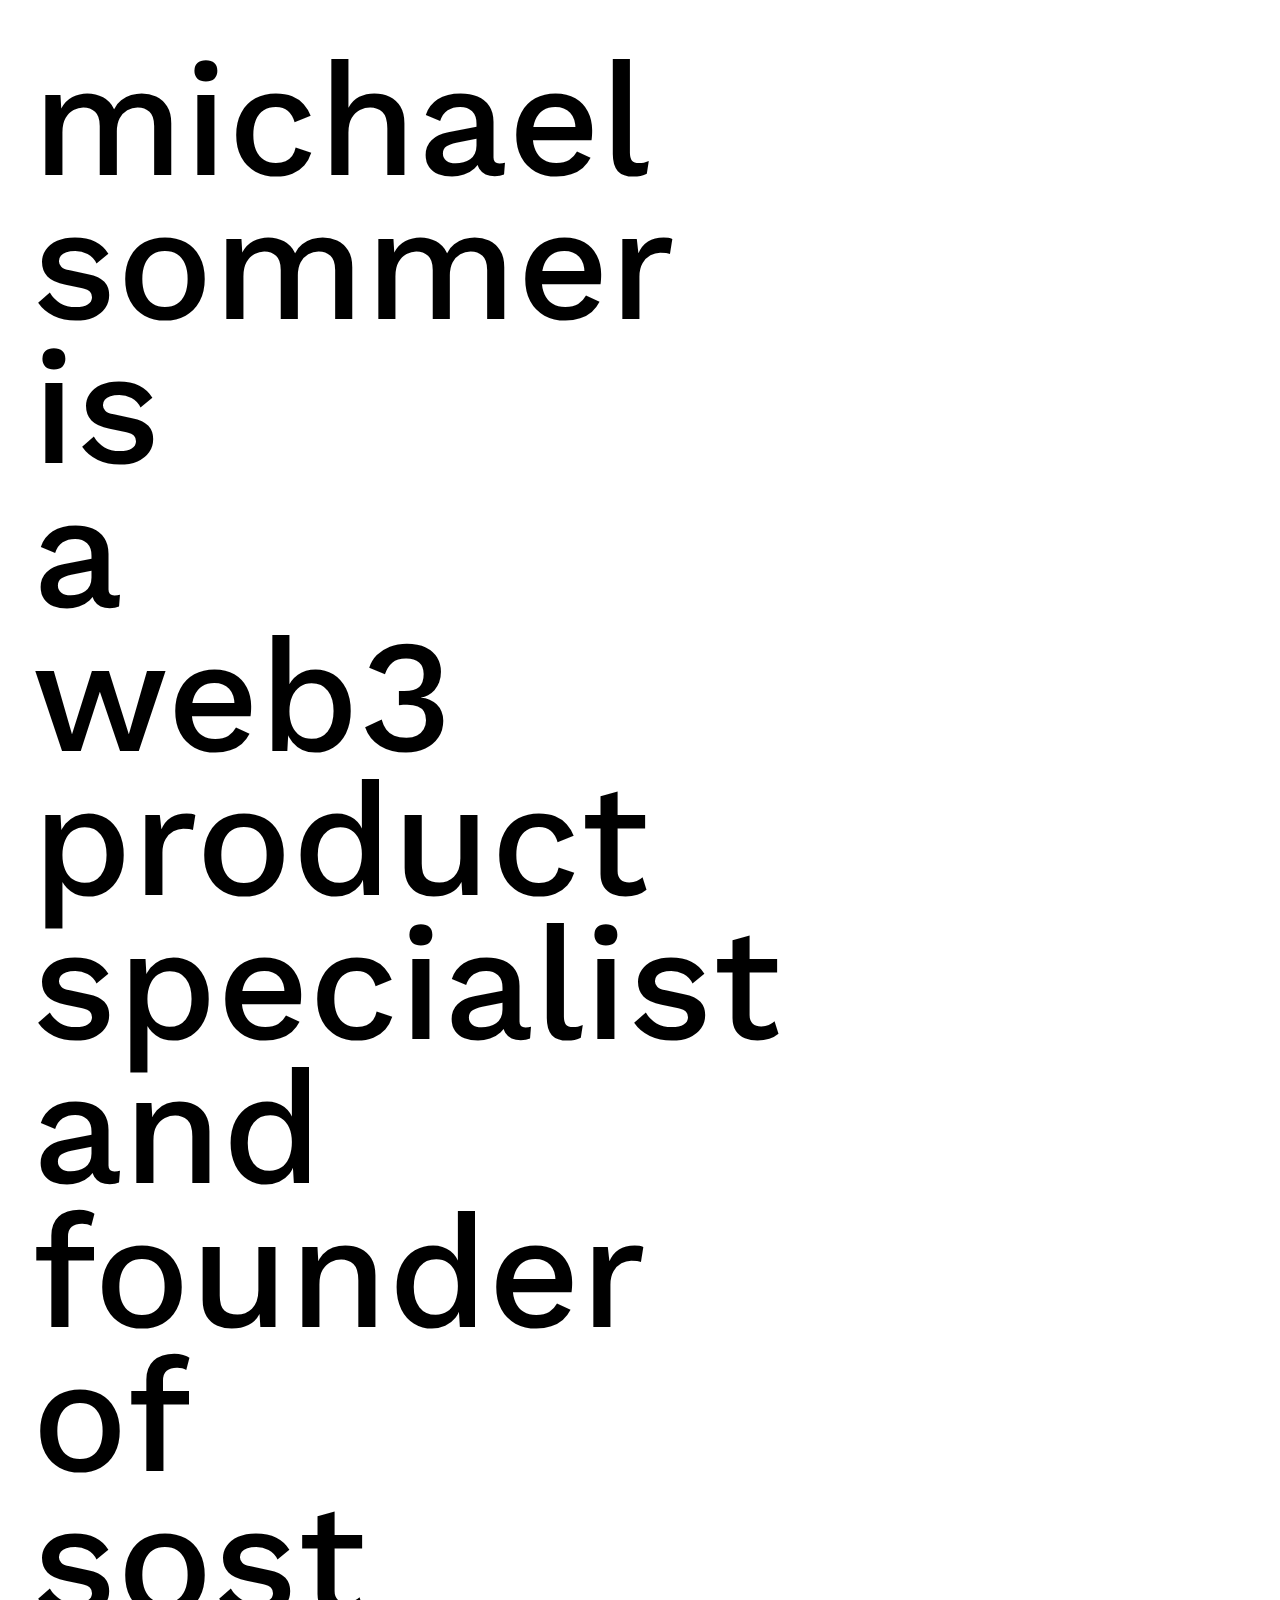
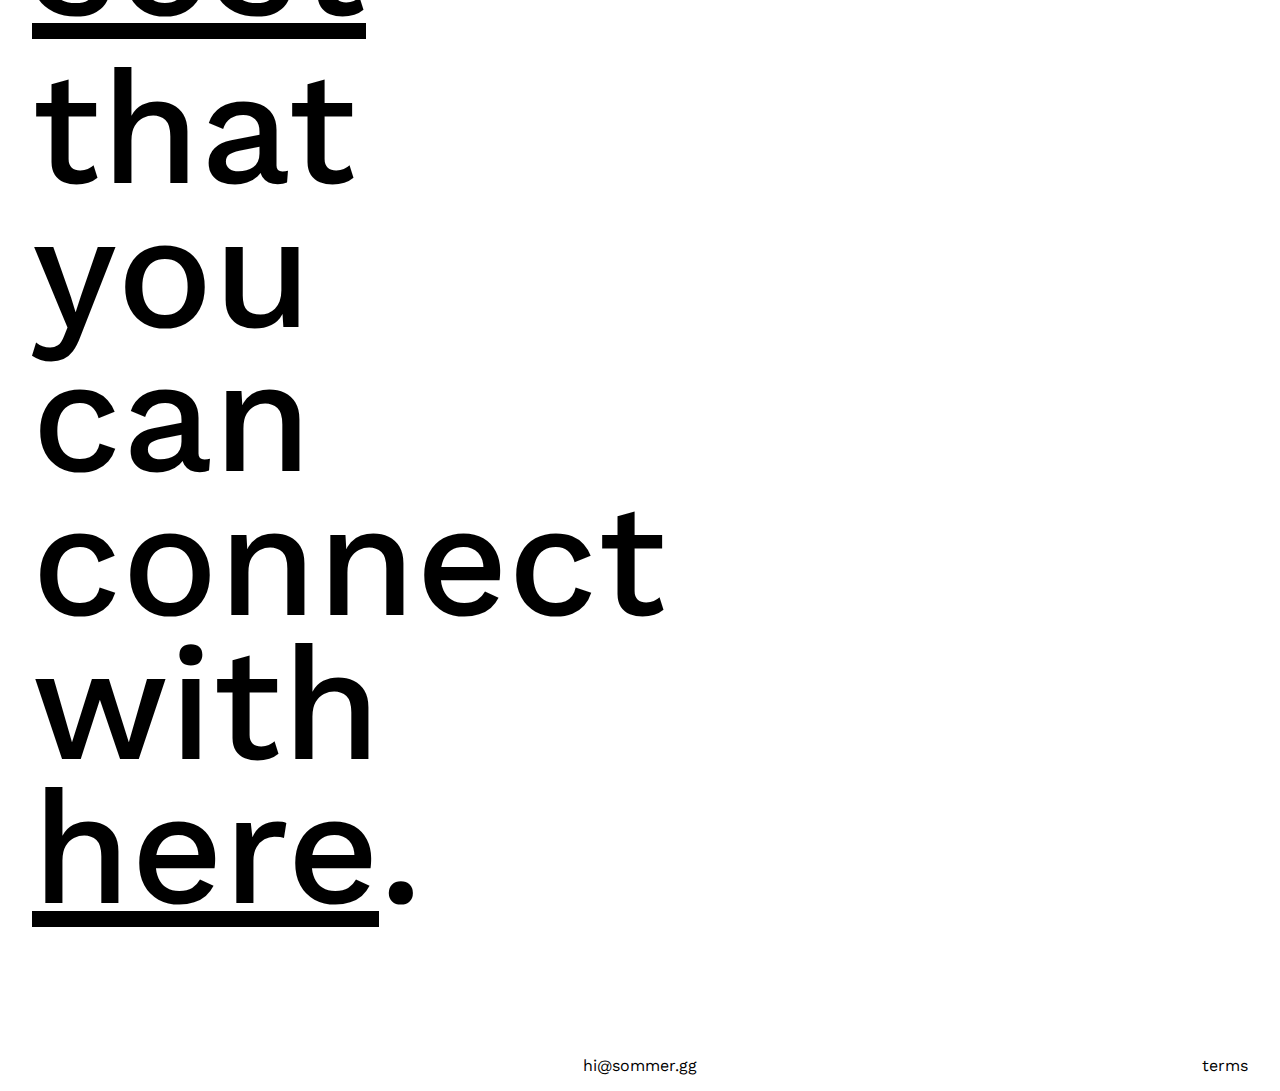
<file: index.html>
<!DOCTYPE html>
<html lang="en">

<head>
    <meta charset="UTF-8">
    <meta name="description" content="michael sommer is a web3 product specialist and founder of sost">
    <meta name="keywords" content="web3, Michael Sommer, Graz, Product Design, Product Management">
    <meta name="author" content="Michael Sommer">
    <title>michael sommer</title>
    <meta name="viewport" content="width=device-width,initial-scale=1">
    <meta property="og:title" content="michael sommer > terms">
    <meta property="og:description"
        content="michael sommer is a web3 product specialist and founder of sost">
    <meta property="og:type" content="website">
    <meta property="og:url" content="https://sommer.gg">
    <meta property="og:image" content="https://sommer.gg/so.png">
    <meta name="twitter:site" content="@mikesommersby">
    <meta name="twitter:creator" content="@mikesommersby">
    <link rel="stylesheet" href="style.css">
    <link rel="icon" type="image/x-icon" href="so.png">
    <link rel="preload" href="WorkSans-VariableFont_wght.ttf" as="font" crossorigin="">
</head>

<body>

    <div class="message">
        <p>michael sommer is a web3 product specialist and founder of <a href="https://sost.wtf">sost</a>
        <div class="divider"></div>
        that you can connect with <a href="https://calendly.com/michaelsommer/30min">here</a>.</p>
    </div>

    <div class="footer">
        <div class="mail"><a href="mailto:hi@sommer.gg">hi@sommer.gg</a></div>
        <div class="terms"><a href="terms.html">terms</a></div>
    </div>

</body>

</html>
</file>
<file: style.css>
:root {
    --font: #000;
    --background: #fff;
}

html {
    height: 100%;
  }

@font-face {
    font-family: 'WorkSans';
    src: url("WorkSans-VariableFont_wght.ttf");
    font-display: swap;
}

body {
    margin: 0;
    font-family: 'WorkSans', sans-serif;
    background-color: var(--background);
    color: var(--font);
    cursor: crosshair;
    min-height: 100%;
    display: grid;
    grid-template-rows: 1fr auto;
}

p {
    margin-block-start: 0px;
    margin-block-end: 0px;
}

a {
    color: var(--font);
    margin-bottom: 40px;
}

.divider {
    height: 0.15em;
}

.message {
    margin: 48px 32px 0.85em 32px;
    -webkit-font-smoothing: antialiased;
    -moz-osx-font-smoothing: grayscale;
    font-weight: 500;
    font-size: 12.5vw;
    line-height: 0.9em;
    text-transform: lowercase;
    word-spacing: 100vw;
    -webkit-user-select: none;
    -moz-user-select: none;
    -ms-user-select: none;
    user-select: none;
}

.footer {
    display: grid;
    grid-template-columns: 1fr 1fr 1fr;
    font-weight: 400;
    margin: 0px 32px 16px 32px;
    grid-row-start: 2;
    grid-row-end: 3;
}

.mail {
    grid-column: 2;
    text-align: center;
    cursor: pointer;
}

.footer a {
    text-decoration: none;
}

.terms {
    grid-column: 3;
    text-align: right;
    cursor: pointer;
}

@media (prefers-color-scheme: dark) {
    :root {
        --font: #fff;
        --background: #000;
    }
}

@media (max-width: 600px) {

    .message {
        font-size: 13vw;
        margin: 24px 16px 80px 16px;
    }

    .footer {
        display: grid;
        grid-template-columns: 1fr 1fr;
        font-weight: 400;
        margin: 16px;
    }

    .mail {
        grid-column: 1;
        text-align: left;
    }

    .terms {
        grid-column: 2
    }
}
</file>
